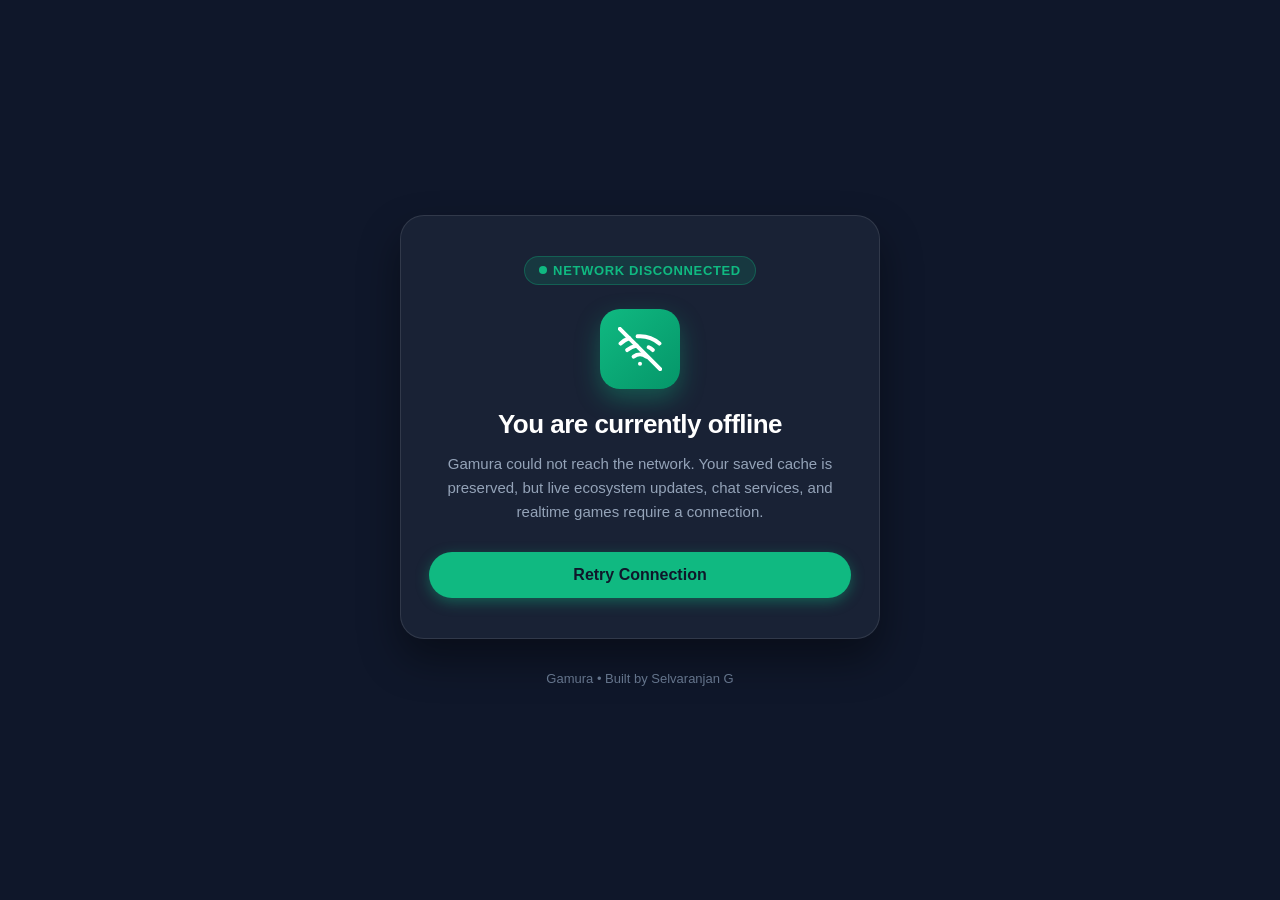
<file: public/offline.html>
<!DOCTYPE html>
<html lang="en">
<head>
  <meta charset="UTF-8">
  <meta name="viewport" content="width=device-width, initial-scale=1.0, viewport-fit=cover">
  <title>Offline — Gamura</title>
  <meta name="theme-color" content="#10b981">
  <style>
    * { box-sizing: border-box; margin: 0; padding: 0; }
    body {
      background-color: #0f172a;
      color: #f8fafc;
      font-family: -apple-system, BlinkMacSystemFont, "Segoe UI", Roboto, Helvetica, Arial, sans-serif;
      min-height: 100vh;
      display: flex;
      flex-direction: column;
      align-items: center;
      justify-content: center;
      padding: 24px;
      text-align: center;
    }
    .container {
      max-width: 480px;
      width: 100%;
      background: rgba(30, 41, 59, 0.7);
      border: 1px solid rgba(255, 255, 255, 0.1);
      border-radius: 24px;
      padding: 40px 28px;
      box-shadow: 0 20px 40px rgba(0, 0, 0, 0.4);
    }
    .badge {
      display: inline-flex;
      align-items: center;
      gap: 6px;
      background: rgba(16, 185, 129, 0.15);
      color: #10b981;
      border: 1px solid rgba(16, 185, 129, 0.3);
      padding: 6px 14px;
      border-radius: 999px;
      font-size: 13px;
      font-weight: 600;
      margin-bottom: 24px;
      text-transform: uppercase;
      letter-spacing: 0.05em;
    }
    .pulse-dot {
      width: 8px;
      height: 8px;
      background: #10b981;
      border-radius: 50%;
      animation: pulse 1.8s infinite;
    }
    @keyframes pulse {
      0%, 100% { opacity: 1; transform: scale(1); }
      50% { opacity: 0.4; transform: scale(1.3); }
    }
    .icon-box {
      width: 80px;
      height: 80px;
      background: linear-gradient(135deg, #10b981, #059669);
      border-radius: 20px;
      display: flex;
      align-items: center;
      justify-content: center;
      margin: 0 auto 20px;
      box-shadow: 0 10px 25px rgba(16, 185, 129, 0.35);
    }
    .icon-box svg {
      width: 44px;
      height: 44px;
      fill: none;
      stroke: #ffffff;
      stroke-width: 2.2;
      stroke-linecap: round;
      stroke-linejoin: round;
    }
    h1 {
      font-size: 26px;
      font-weight: 700;
      margin-bottom: 12px;
      color: #ffffff;
      letter-spacing: -0.02em;
    }
    p {
      color: #94a3b8;
      font-size: 15px;
      line-height: 1.6;
      margin-bottom: 28px;
    }
    .btn {
      display: inline-flex;
      align-items: center;
      justify-content: center;
      gap: 8px;
      width: 100%;
      padding: 14px 24px;
      background: #10b981;
      color: #0f172a;
      font-weight: 600;
      font-size: 16px;
      border-radius: 999px;
      border: none;
      cursor: pointer;
      transition: all 0.2s ease;
      box-shadow: 0 4px 14px rgba(16, 185, 129, 0.4);
    }
    .btn:hover {
      background: #34d399;
      transform: translateY(-2px);
    }
    .btn:active {
      transform: translateY(0);
    }
    footer {
      margin-top: 32px;
      font-size: 13px;
      color: #64748b;
    }
  </style>
</head>
<body>
  <div class="container">
    <div class="badge">
      <span class="pulse-dot"></span>
      Network Disconnected
    </div>

    <div class="icon-box">
      <svg viewBox="0 0 24 24">
        <line x1="1" y1="1" x2="23" y2="23"></line>
        <path d="M16.72 11.06A10.94 10.94 0 0 1 19 12.55"></path>
        <path d="M5 12.55a10.94 10.94 0 0 1 5.17-2.39"></path>
        <path d="M10.71 5.05A16 16 0 0 1 22.58 9"></path>
        <path d="M1.42 9a15.91 15.91 0 0 1 4.7-2.88"></path>
        <path d="M8.53 16.11a6 6 0 0 1 6.95 0"></path>
        <line x1="12" y1="20" x2="12.01" y2="20"></line>
      </svg>
    </div>

    <h1>You are currently offline</h1>
    <p>Gamura could not reach the network. Your saved cache is preserved, but live ecosystem updates, chat services, and realtime games require a connection.</p>

    <button class="btn" onclick="window.location.reload()">
      Retry Connection
    </button>
  </div>

  <footer>
    Gamura • Built by Selvaranjan G
  </footer>
</body>
</html>
</file>
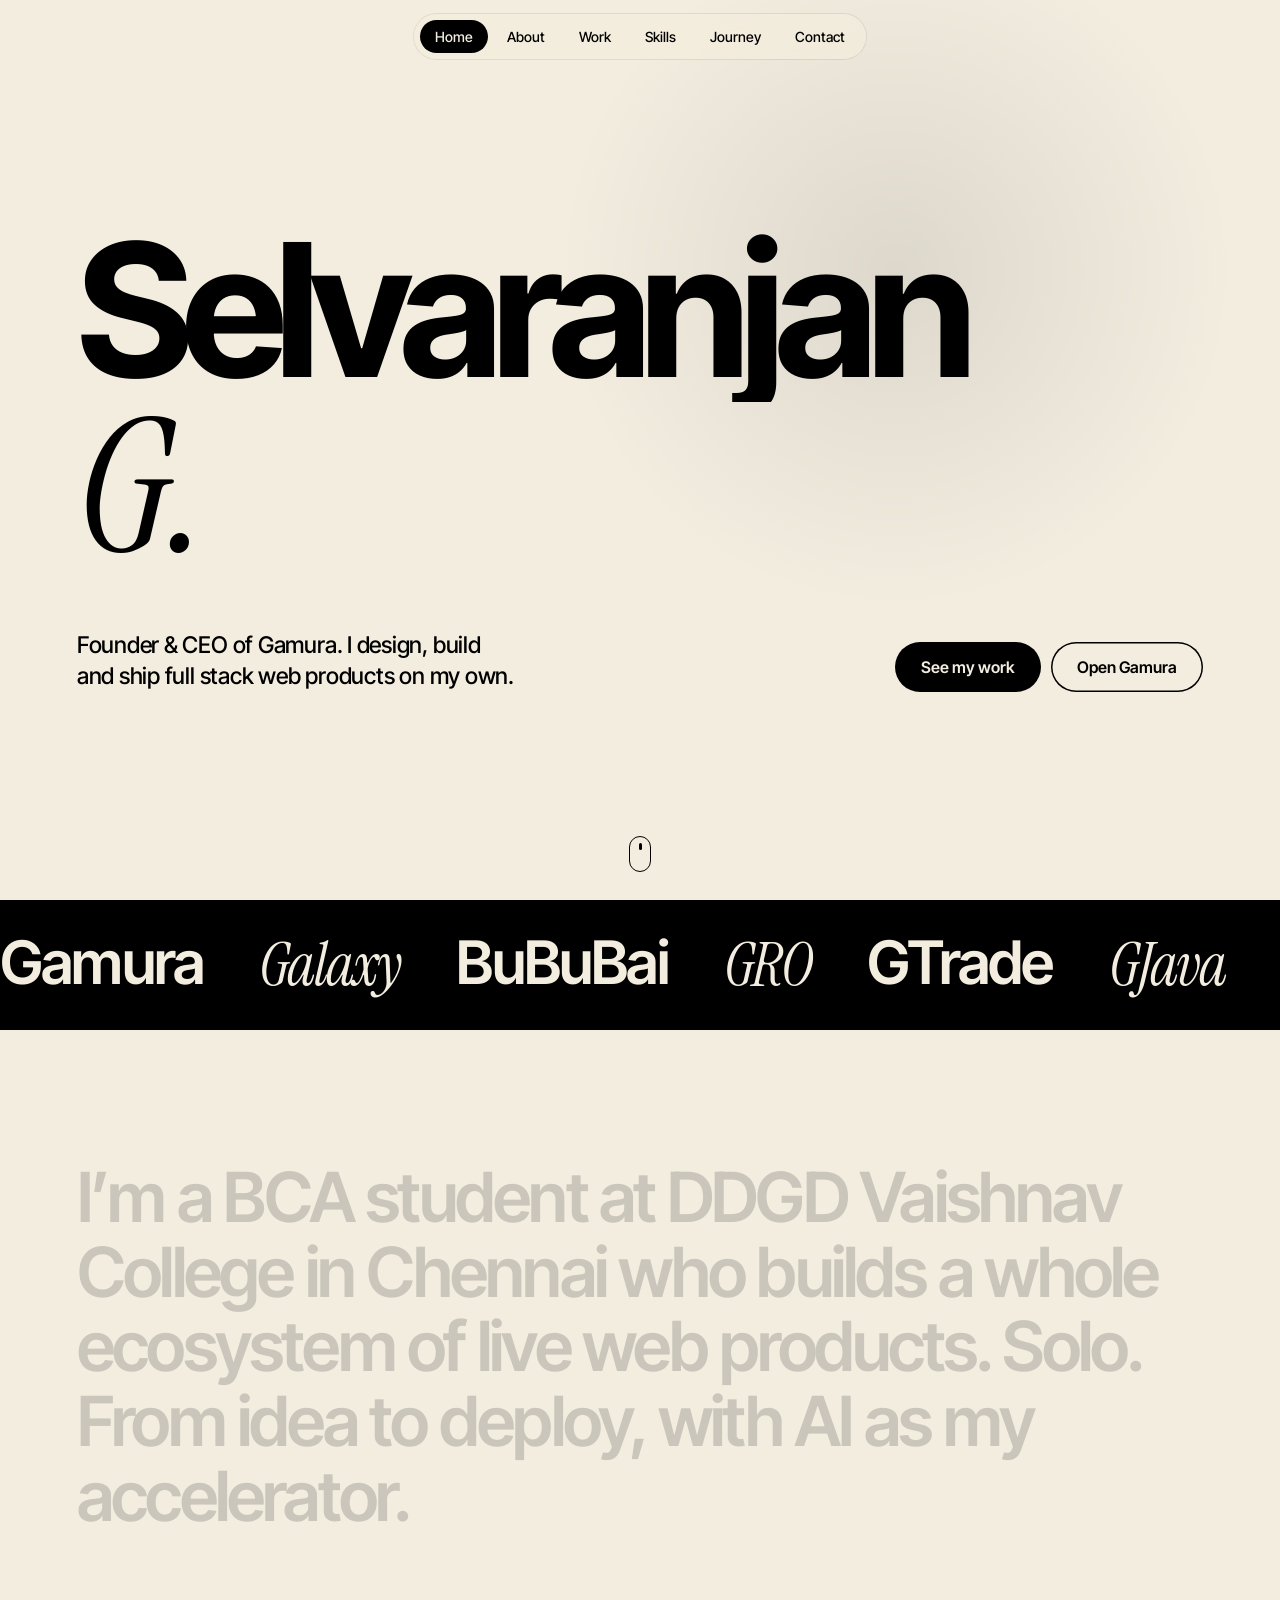
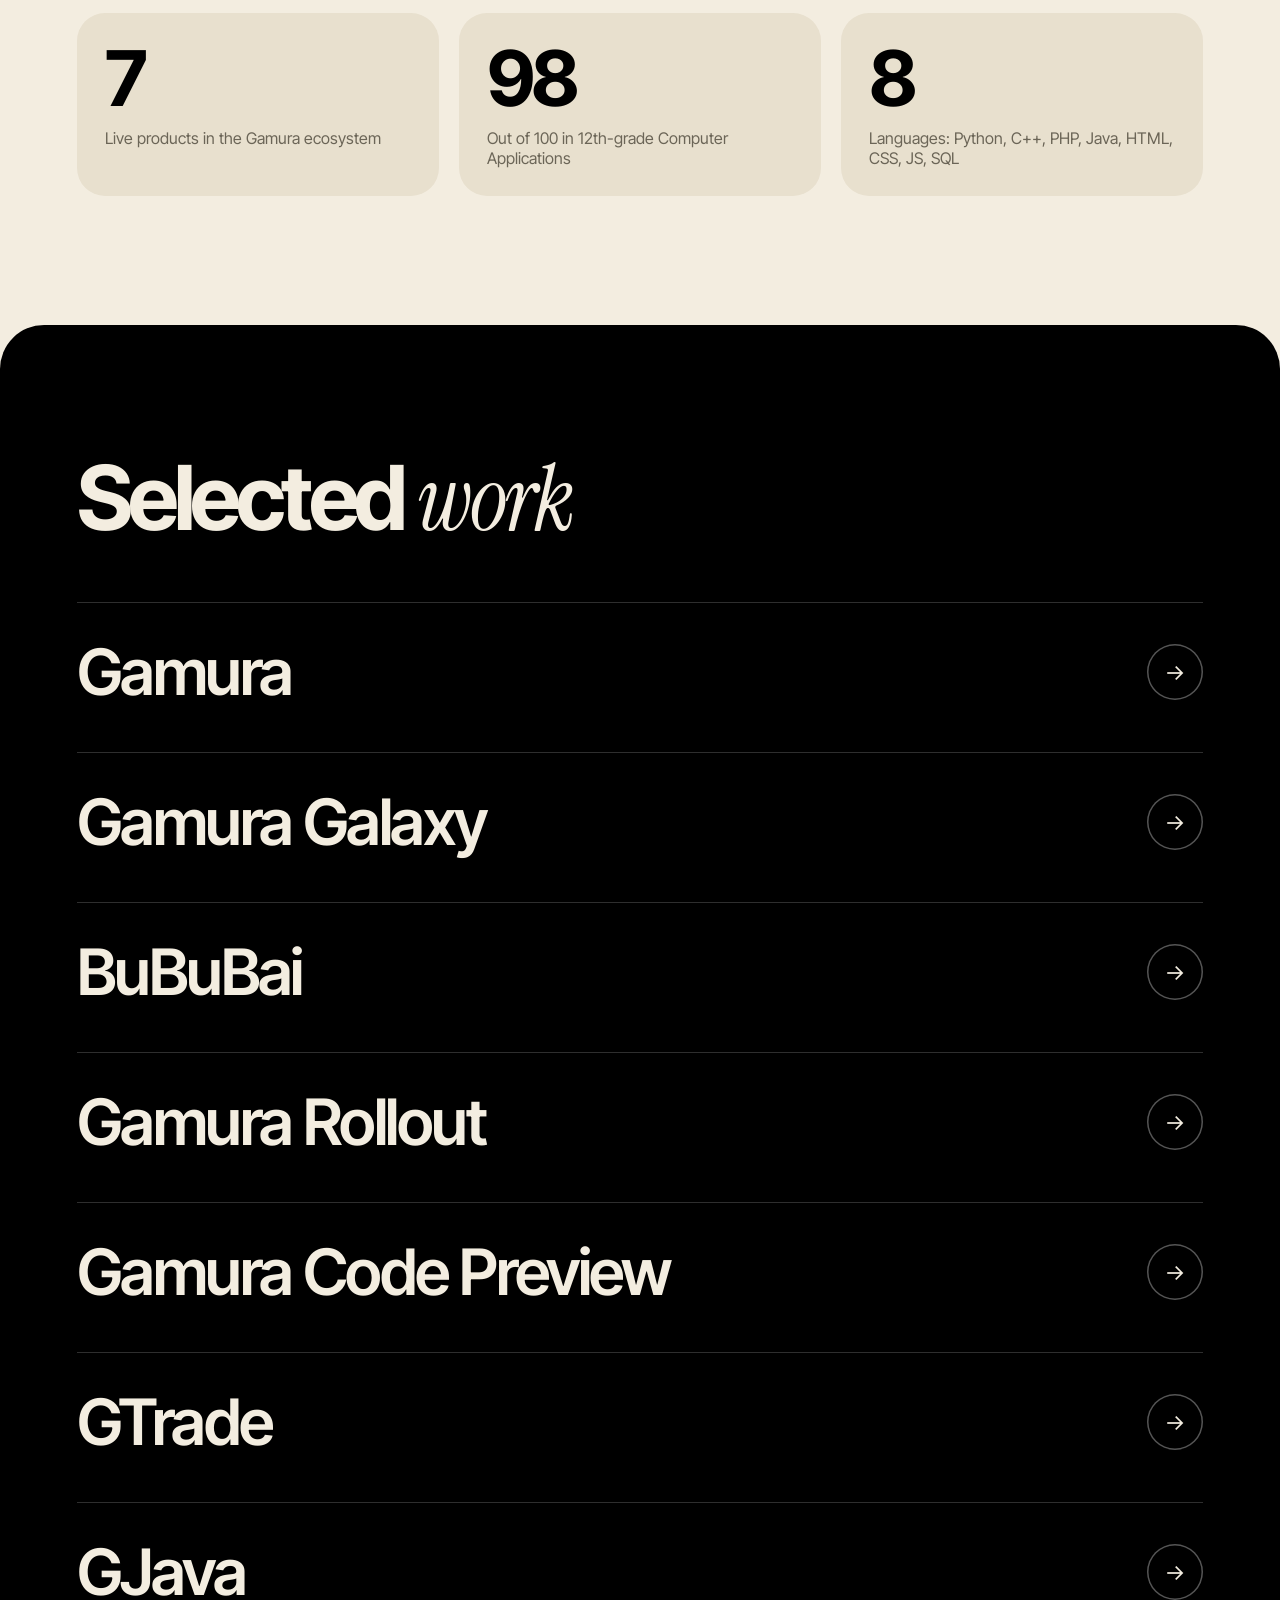
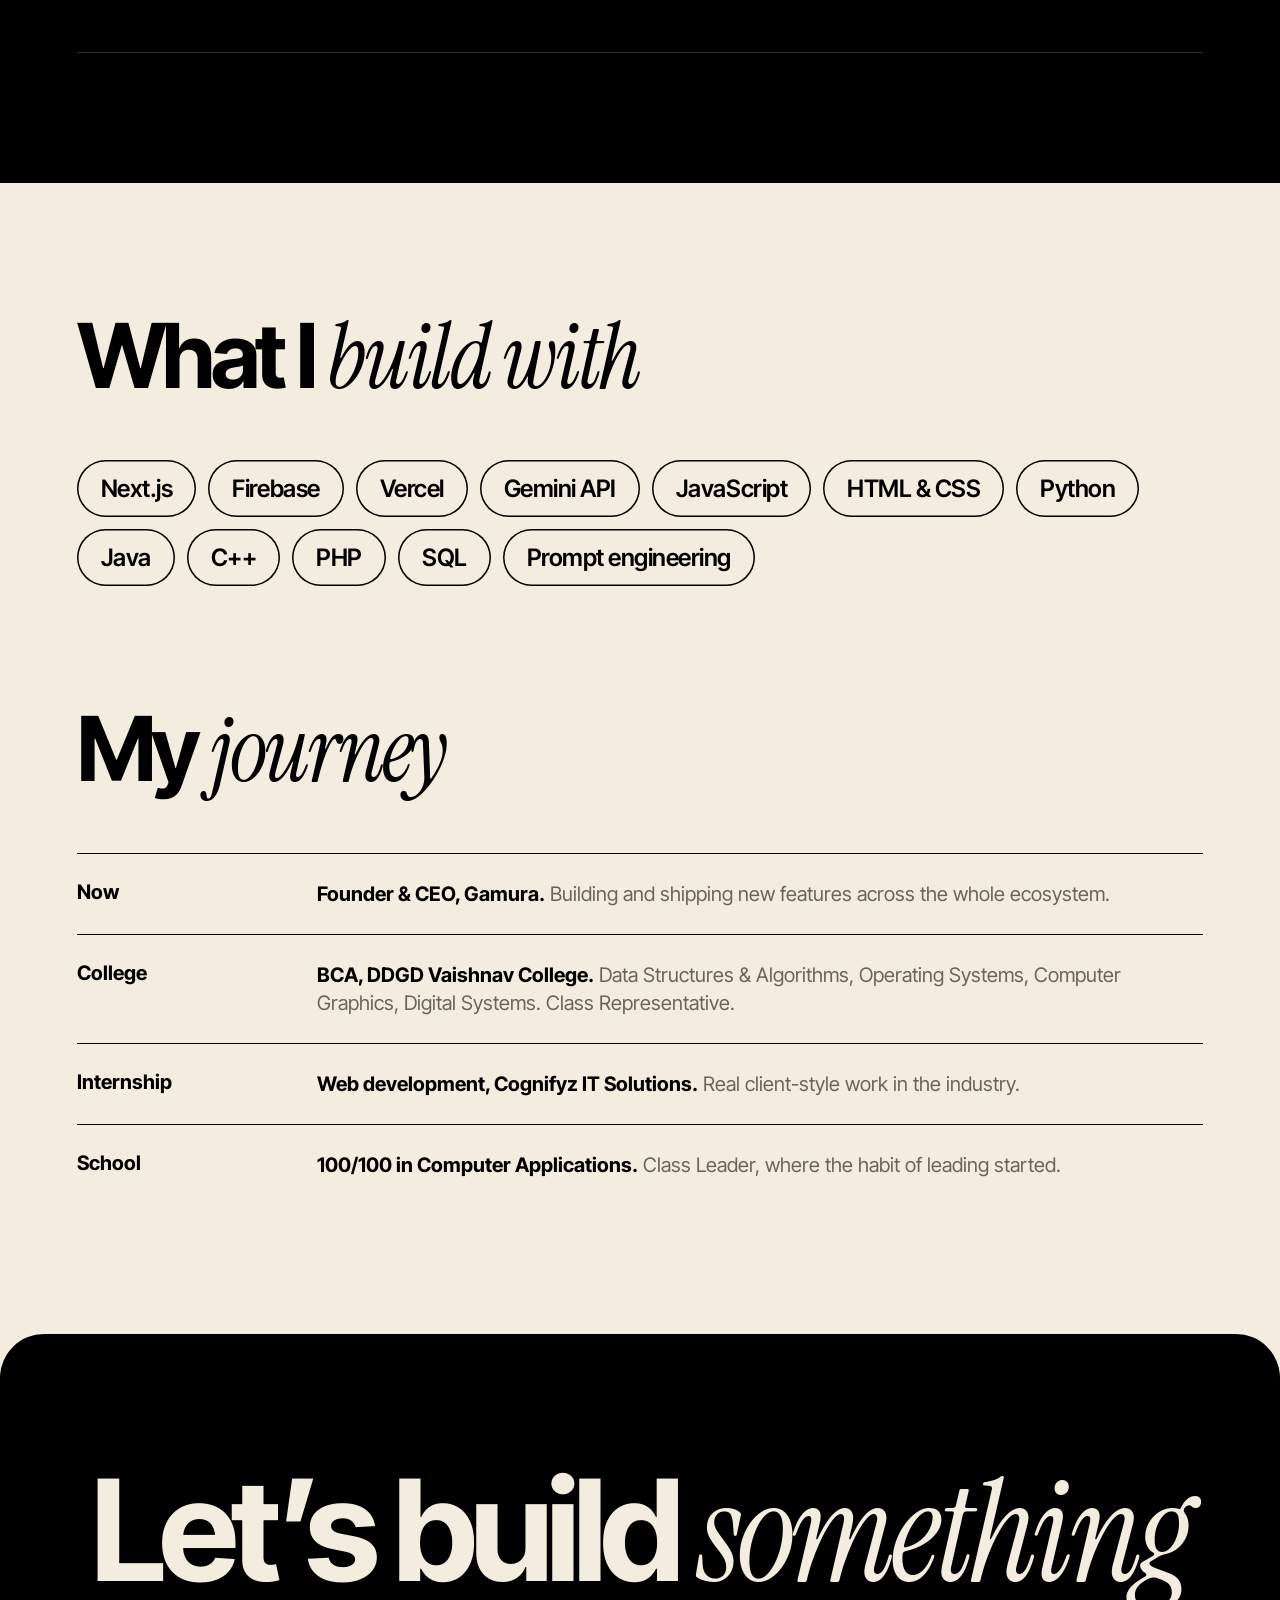
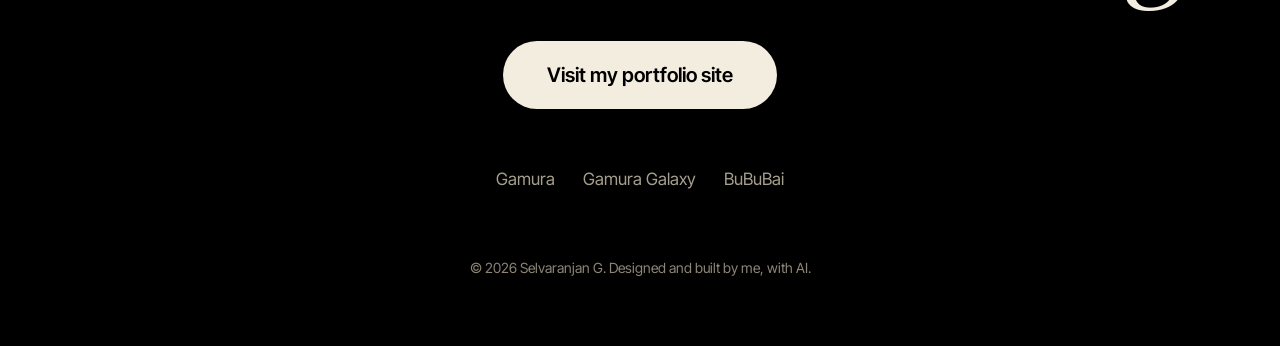
<file: public/assets/aistudio/Selvaranjan_G___Portfolio_ca031eca.html>
<!DOCTYPE html>
<html lang="en">
<head>
<meta charset="utf-8">
<meta name="viewport" content="width=device-width, initial-scale=1, viewport-fit=cover">
<title>Selvaranjan G — Founder & Full Stack Developer</title>
<link href="https://fonts.googleapis.com/css2?family=Inter+Tight:wght@400;500;600;700&family=Instrument+Serif:ital@0;1&display=swap" rel="stylesheet">
<style>
:root{--cream:#F3EDE0;--cream2:#E8E0CE;--ink:#000;--mute:#6b6557;--sans:'Inter Tight',-apple-system,'SF Pro Display','Helvetica Neue',Arial,sans-serif;--serif:'Instrument Serif',Georgia,'Times New Roman',serif;box-sizing:border-box;padding-top:env(safe-area-inset-top,0px);padding-bottom:env(safe-area-inset-bottom,0px)}
html{height:auto;scroll-padding-top:env(safe-area-inset-top,0px);scroll-behavior:smooth}
*,*::before,*::after{box-sizing:border-box}
body{margin:0;background:var(--cream);color:var(--ink);font-family:var(--sans);-webkit-font-smoothing:antialiased;overflow-x:hidden}
a{color:inherit;text-decoration:none}
:focus-visible{outline:2px solid currentColor;outline-offset:4px;border-radius:6px}
body::before{content:"";position:fixed;inset:0 0 auto;height:env(safe-area-inset-top,0px);background:var(--cream);z-index:60}
nav{position:fixed;top:calc(env(safe-area-inset-top,0px) + 14px);left:50%;transform:translateX(-50%);z-index:50;display:flex;gap:4px;padding:6px;border-radius:999px;background:rgba(243,237,224,.72);backdrop-filter:blur(18px) saturate(1.6);-webkit-backdrop-filter:blur(18px) saturate(1.6);box-shadow:0 0 0 1px rgba(0,0,0,.08);max-width:calc(100% - 24px);overflow-x:auto}
nav a{padding:8px 15px;border-radius:999px;font-size:14px;font-weight:500;white-space:nowrap;transition:background .3s,color .3s}
nav a:hover,nav a.on{background:var(--ink);color:var(--cream)}
.prog{position:fixed;left:0;top:0;height:3px;background:var(--ink);width:0;z-index:70}
section{position:relative;padding:130px 6vw}
.hero{min-height:100svh;display:flex;flex-direction:column;justify-content:center;padding-top:150px;overflow:hidden}
.spot{position:absolute;inset:0;pointer-events:none;background:radial-gradient(520px circle at var(--x,70%) var(--y,30%),rgba(0,0,0,.09),transparent 65%)}
.hero h1{font-size:clamp(56px,14.5vw,230px);line-height:.88;letter-spacing:-.055em;font-weight:700;margin:0;position:relative}
.hero h1 .l{display:block;overflow:hidden;padding-bottom:.06em}
.hero h1 .l span{display:inline-block;transform:translateY(105%);animation:up 1.1s cubic-bezier(.2,.9,.2,1) forwards}
.hero h1 .l:nth-child(2) span{animation-delay:.12s;font-family:var(--serif);font-style:italic;font-weight:400;letter-spacing:-.03em}
@keyframes up{to{transform:none}}
.sub{display:flex;flex-wrap:wrap;gap:24px 60px;justify-content:space-between;align-items:flex-end;margin-top:48px;position:relative;opacity:0;animation:fade 1s .9s forwards}
@keyframes fade{to{opacity:1}}
.sub p{max-width:440px;font-size:clamp(18px,2vw,23px);line-height:1.35;margin:0;font-weight:500;letter-spacing:-.01em}
.btns{display:flex;gap:10px;flex-wrap:wrap}
.btn{padding:15px 26px;border-radius:999px;font-weight:600;font-size:16px;background:var(--ink);color:var(--cream);transition:transform .35s cubic-bezier(.2,.9,.2,1),box-shadow .35s}
.btn.o{background:transparent;color:var(--ink);box-shadow:inset 0 0 0 1.5px var(--ink)}
.btn:hover{transform:scale(1.06)}
.scrollcue{position:absolute;bottom:28px;left:50%;width:22px;height:36px;border:1.5px solid var(--ink);border-radius:12px;transform:translateX(-50%)}
.scrollcue::after{content:"";position:absolute;left:50%;top:6px;width:3px;height:7px;margin-left:-1.5px;border-radius:2px;background:var(--ink);animation:dot 1.6s infinite}
@keyframes dot{0%{opacity:0;transform:translateY(0)}30%{opacity:1}100%{opacity:0;transform:translateY(13px)}}
.marq{background:var(--ink);color:var(--cream);overflow:hidden;padding:26px 0;white-space:nowrap}
.marq div{display:inline-flex;gap:56px;animation:m 32s linear infinite;font-size:clamp(28px,5vw,60px);font-weight:600;letter-spacing:-.03em}
.marq i{font-family:var(--serif);font-weight:400}
@keyframes m{to{transform:translateX(-50%)}}
.about p{font-size:clamp(30px,5.4vw,78px);line-height:1.08;letter-spacing:-.04em;font-weight:600;margin:0;max-width:1200px}
.about .w{opacity:.16;transition:opacity .35s}
.about .w.lit{opacity:1}
.stats{display:grid;grid-template-columns:repeat(auto-fit,minmax(200px,1fr));gap:20px;margin-top:80px}
.stat{padding:28px;border-radius:28px;background:var(--cream2)}
.stat b{display:block;font-size:clamp(44px,6vw,80px);letter-spacing:-.05em;line-height:1}
.stat span{display:block;margin-top:10px;color:var(--mute);font-size:16px}
.dark{background:var(--ink);color:var(--cream);border-radius:44px 44px 0 0;margin-top:-1px}
.dark .mute{color:#a69f8e}
h2{font-size:clamp(40px,7vw,100px);letter-spacing:-.05em;line-height:.95;margin:0 0 60px;font-weight:700}
h2 em{font-family:var(--serif);font-weight:400;letter-spacing:-.03em}
.list{border-top:1px solid #ffffff2e}
.row{display:grid;grid-template-columns:1fr auto;gap:12px 30px;align-items:center;padding:30px 0;border-bottom:1px solid #ffffff2e;position:relative;cursor:pointer}
.row h3{margin:0;font-size:clamp(30px,5vw,64px);letter-spacing:-.04em;font-weight:600;transition:transform .5s cubic-bezier(.2,.9,.2,1)}
.row .go{width:56px;height:56px;border-radius:50%;display:grid;place-items:center;box-shadow:inset 0 0 0 1.5px #ffffff55;font-size:22px;transition:all .45s cubic-bezier(.2,.9,.2,1)}
.row .d{grid-column:1/-1;max-height:0;overflow:hidden;opacity:0;transition:max-height .6s cubic-bezier(.2,.9,.2,1),opacity .5s;color:#a69f8e;font-size:18px;line-height:1.45;max-width:640px}
.row:hover h3,.row:focus-within h3{transform:translateX(18px)}
.row:hover .go,.row:focus-within .go{background:var(--cream);color:var(--ink);transform:rotate(-45deg)}
.row:hover .d,.row:focus-within .d,.row.open .d{max-height:160px;opacity:1}
.row a.cover{position:absolute;inset:0;border-radius:4px}
.stack{display:flex;flex-wrap:wrap;gap:12px}
.chip{padding:14px 24px;border-radius:999px;font-size:clamp(17px,2vw,24px);font-weight:600;letter-spacing:-.02em;box-shadow:inset 0 0 0 1.5px var(--ink);transition:background .3s,color .3s,transform .4s cubic-bezier(.2,.9,.2,1)}
.chip:hover{background:var(--ink);color:var(--cream);transform:translateY(-6px) rotate(-2deg)}
.tl{display:grid;gap:0;margin-top:20px}
.tl div{display:grid;grid-template-columns:minmax(120px,220px) 1fr;gap:20px;padding:26px 0;border-top:1.5px solid var(--ink)}
.tl b{font-size:20px}.tl p{margin:0;font-size:20px;line-height:1.4;color:var(--mute)}.tl p strong{color:var(--ink)}
.contact{text-align:center;padding-bottom:70px}
.contact h2{font-size:clamp(48px,11vw,170px);margin-bottom:40px}
.big{display:inline-block;padding:22px 44px;border-radius:999px;background:var(--cream);color:var(--ink);font-size:20px;font-weight:600;transition:transform .4s cubic-bezier(.2,.9,.2,1)}
.big:hover{transform:scale(1.08)}
.links{display:flex;flex-wrap:wrap;gap:14px 28px;justify-content:center;margin-top:60px;font-size:17px;color:#a69f8e}
.links a:hover{color:var(--cream)}
footer{margin-top:70px;font-size:14px;color:#8d8676}
.rv{opacity:0;transform:translateY(40px) scale(.98);transition:opacity 1s,transform 1s cubic-bezier(.2,.9,.2,1)}
.rv.in{opacity:1;transform:none}
@media(max-width:640px){section{padding:90px 22px}.tl div{grid-template-columns:1fr;gap:6px}.row .go{width:44px;height:44px}.scrollcue{display:none}}
@media(prefers-reduced-motion:reduce){*{animation:none!important;transition:none!important}.hero h1 .l span,.sub,.rv{opacity:1;transform:none}.about .w{opacity:1}}
</style>
</head>
<body>
<div class="prog" id="prog"></div>
<nav aria-label="Sections">
<a href="#top" class="on">Home</a><a href="#about">About</a><a href="#work">Work</a><a href="#skills">Skills</a><a href="#journey">Journey</a><a href="#contact">Contact</a>
</nav>

<section class="hero" id="top">
<div class="spot" id="spot"></div>
<h1 aria-label="Selvaranjan G"><span class="l"><span>Selvaranjan</span></span><span class="l"><span>G.</span></span></h1>
<div class="sub">
<p>Founder & CEO of Gamura. I design, build and ship full stack web products on my own.</p>
<div class="btns"><a class="btn" href="#work">See my work</a><a class="btn o" href="https://gamura.vercel.app/" target="_blank" rel="noopener">Open Gamura</a></div>
</div>
<div class="scrollcue" aria-hidden="true"></div>
</section>

<div class="marq" aria-hidden="true"><div>
<span>Gamura</span><i>Galaxy</i><span>BuBuBai</span><i>GRO</i><span>GTrade</span><i>GJava</i><span>Next.js</span><i>Firebase</i>
<span>Gamura</span><i>Galaxy</i><span>BuBuBai</span><i>GRO</i><span>GTrade</span><i>GJava</i><span>Next.js</span><i>Firebase</i>
</div></div>

<section class="about" id="about">
<p id="big">I’m a BCA student at DDGD Vaishnav College in Chennai who builds a whole ecosystem of live web products. Solo. From idea to deploy, with AI as my accelerator.</p>
<div class="stats">
<div class="stat rv"><b data-n="7">0</b><span>Live products in the Gamura ecosystem</span></div>
<div class="stat rv"><b data-n="100">0</b><span>Out of 100 in 12th-grade Computer Applications</span></div>
<div class="stat rv"><b data-n="8">0</b><span>Languages: Python, C++, PHP, Java, HTML, CSS, JS, SQL</span></div>
</div>
</section>

<section class="dark" id="work">
<h2 class="rv">Selected <em>work</em></h2>
<div class="list">
<div class="row rv" tabindex="0"><h3>Gamura</h3><div class="go">→</div><div class="d">The home of the ecosystem: a gaming and tech hub with a single brand system across every product.</div><a class="cover" href="https://gamura.vercel.app/" target="_blank" rel="noopener" aria-label="Open Gamura"></a></div>
<div class="row rv" tabindex="0"><h3>Gamura Galaxy</h3><div class="go">→</div><div class="d">The wider universe of Gamura, where every app and feature connects.</div><a class="cover" href="https://gamuragalaxy.vercel.app/" target="_blank" rel="noopener" aria-label="Open Gamura Galaxy"></a></div>
<div class="row rv" tabindex="0"><h3>BuBuBai</h3><div class="go">→</div><div class="d">An AI chat product with a tuned system prompt and a dual-API setup.</div><a class="cover" href="https://bububai.vercel.app/" target="_blank" rel="noopener" aria-label="Open BuBuBai"></a></div>
<div class="row rv" tabindex="0"><h3>Gamura Rollout</h3><div class="go">→</div><div class="d">File sharing for images, video, audio and apps, in the style of an airdrop.</div><a class="cover" href="https://gamuraro.vercel.app/" target="_blank" rel="noopener" aria-label="Open Gamura Rollout"></a></div>
<div class="row rv" tabindex="0"><h3>Gamura Code Preview</h3><div class="go">→</div><div class="d">Write code and see the result live, right in the browser.</div><a class="cover" href="https://gamuracp.vercel.app/" target="_blank" rel="noopener" aria-label="Open Gamura Code Preview"></a></div>
<div class="row rv" tabindex="0"><h3>GTrade</h3><div class="go">→</div><div class="d">A trading experience built to learn how markets feel.</div><a class="cover" href="https://gamuratrade.netlify.app/" target="_blank" rel="noopener" aria-label="Open GTrade"></a></div>
<div class="row rv" tabindex="0"><h3>GJava</h3><div class="go">→</div><div class="d">A Java IDE that runs entirely in the browser, in a single file.</div></div>
</div>
</section>

<section id="skills" style="padding-bottom:60px">
<h2 class="rv">What I <em>build with</em></h2>
<div class="stack rv">
<span class="chip">Next.js</span><span class="chip">Firebase</span><span class="chip">Vercel</span><span class="chip">Gemini API</span><span class="chip">JavaScript</span><span class="chip">HTML & CSS</span><span class="chip">Python</span><span class="chip">Java</span><span class="chip">C++</span><span class="chip">PHP</span><span class="chip">SQL</span><span class="chip">Prompt engineering</span>
</div>
</section>

<section id="journey" style="padding-top:60px">
<h2 class="rv">My <em>journey</em></h2>
<div class="tl">
<div class="rv"><b>Now</b><p><strong>Founder & CEO, Gamura.</strong> Building and shipping new features across the whole ecosystem.</p></div>
<div class="rv"><b>College</b><p><strong>BCA, DDGD Vaishnav College.</strong> Data Structures & Algorithms, Operating Systems, Computer Graphics, Digital Systems. Class Representative.</p></div>
<div class="rv"><b>Internship</b><p><strong>Web development, Cognifyz IT Solutions.</strong> Real client-style work in the industry.</p></div>
<div class="rv"><b>School</b><p><strong>100/100 in Computer Applications.</strong> Class Leader, where the habit of leading started.</p></div>
</div>
</section>

<section class="dark contact" id="contact">
<h2 class="rv">Let’s build <em>something</em></h2>
<a class="big rv" href="https://selvaranjan.netlify.app/" target="_blank" rel="noopener">Visit my portfolio site</a>
<div class="links"><a href="https://gamura.vercel.app/" target="_blank" rel="noopener">Gamura</a><a href="https://gamuragalaxy.vercel.app/" target="_blank" rel="noopener">Gamura Galaxy</a><a href="https://bububai.vercel.app/" target="_blank" rel="noopener">BuBuBai</a></div>
<footer>© 2026 Selvaranjan G. Designed and built by me, with AI.</footer>
</section>

<script>
(function(){
var $=function(s,c){return Array.prototype.slice.call((c||document).querySelectorAll(s))};
// split about text into words
var big=document.getElementById('big');
big.innerHTML=big.textContent.split(' ').map(function(w){return '<span class="w">'+w+'</span>'}).join(' ');
var words=$('.w',big);
function onScroll(){
 var h=document.documentElement.scrollHeight-innerHeight;
 document.getElementById('prog').style.width=(scrollY/h*100)+'%';
 var r=big.getBoundingClientRect(),p=Math.min(1,Math.max(0,(innerHeight*.85-r.top)/(r.height+innerHeight*.35)));
 var n=Math.round(p*words.length);
 words.forEach(function(w,i){w.classList.toggle('lit',i<n)});
 var cur='top';$('section[id]').forEach(function(s){if(s.getBoundingClientRect().top<innerHeight*.4)cur=s.id});
 $('nav a').forEach(function(a){a.classList.toggle('on',a.getAttribute('href')==='#'+cur)});
}
addEventListener('scroll',onScroll,{passive:true});onScroll();
// reveal + count up
var io=new IntersectionObserver(function(es){es.forEach(function(e){if(e.isIntersecting){e.target.classList.add('in');var b=e.target.querySelector('[data-n]');if(b)count(b);io.unobserve(e.target)}})},{threshold:.15});
$('.rv').forEach(function(el,i){el.style.transitionDelay=(i%4)*70+'ms';io.observe(el)});
function count(b){var t=+b.dataset.n,s=null;function f(ts){s=s||ts;var p=Math.min(1,(ts-s)/1400);b.textContent=Math.round(t*(1-Math.pow(1-p,4)));if(p<1)requestAnimationFrame(f)}requestAnimationFrame(f)}
// hero spotlight follows pointer
var hero=document.querySelector('.hero'),spot=document.getElementById('spot');
hero.addEventListener('pointermove',function(e){var r=hero.getBoundingClientRect();spot.style.setProperty('--x',(e.clientX-r.left)+'px');spot.style.setProperty('--y',(e.clientY-r.top)+'px')});
// tap to expand project rows on touch
$('.row').forEach(function(r){r.addEventListener('click',function(e){if(matchMedia('(hover:none)').matches&&!r.classList.contains('open')){e.preventDefault();$('.row').forEach(function(x){x.classList.remove('open')});r.classList.add('open')}})});
})();
</script>
</body>
</html>
</file>
